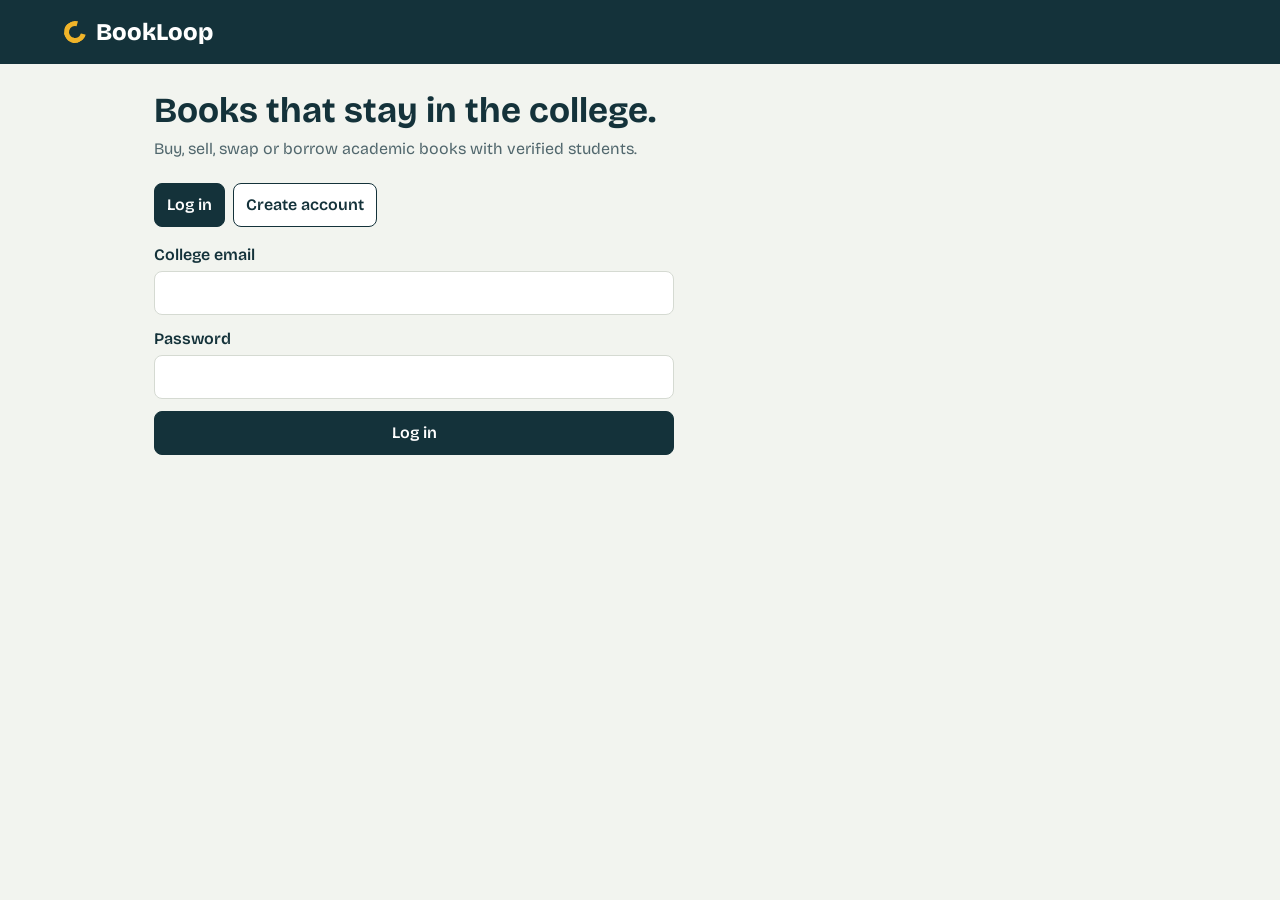
<file: index.html>
<!doctype html>
<html lang="en"><head>
<meta charset="utf-8"><meta name="viewport" content="width=device-width,initial-scale=1">
<title>BookLoop – college book sharing</title>
<link rel="preconnect" href="https://fonts.googleapis.com"><link rel="preconnect" href="https://fonts.gstatic.com" crossorigin>
<link href="https://fonts.googleapis.com/css2?family=Bricolage+Grotesque:wght@400;600;800&display=swap" rel="stylesheet">
<link rel="stylesheet" href="style.css">
</head><body>
<header><a class="brand" data-go="browse"><span class="ring"></span>BookLoop</a><nav id="nav"></nav></header>
<div id="banner"></div>
<main id="app"></main>
<div id="toast" role="status"></div>
<script src="app.js"></script>
</body></html>
</file>
<file: style.css>
:root{--paper:#f2f4ef;--ink:#14323a;--gold:#f0b429;--teal:#2a8f86;--rust:#b5452b;--line:#d5dad2;--card:#fff}
*{box-sizing:border-box}body{margin:0;background:var(--paper);color:var(--ink);font:16px/1.5 'Bricolage Grotesque',system-ui,sans-serif}
header{display:flex;flex-wrap:wrap;gap:12px;align-items:center;justify-content:space-between;padding:14px 5vw;background:var(--ink);color:#fff}
.brand{font-weight:800;font-size:1.5rem;display:flex;align-items:center;gap:10px;cursor:pointer}
.ring{width:22px;height:22px;border:5px solid var(--gold);border-radius:50%;border-right-color:transparent;transform:rotate(-30deg)}
nav{display:flex;flex-wrap:wrap;gap:4px}nav button{background:none;border:0;color:#cfe0e2;font:inherit;padding:6px 12px;border-radius:6px;cursor:pointer}
nav button:hover,nav button.on{background:#ffffff1c;color:#fff}
#banner:not(:empty){background:var(--gold);padding:10px 5vw;font-weight:600}
main{max-width:1100px;margin:0 auto;padding:28px 5vw 60px}
h1{font-size:2.2rem;line-height:1.1;margin:0 0 6px}h2{margin:32px 0 10px;font-size:1.25rem}
.sub{color:#51676d;margin:0 0 22px}
input,select,button.btn{font:inherit;padding:9px 12px;border:1px solid var(--line);border-radius:8px;background:#fff;color:var(--ink)}
input:focus,select:focus,button:focus-visible{outline:3px solid var(--gold);outline-offset:1px}
button.btn{background:var(--ink);color:#fff;border-color:var(--ink);cursor:pointer;font-weight:600}
button.btn.alt{background:#fff;color:var(--ink)}button.btn.bad{background:var(--rust);border-color:var(--rust)}button.btn.sm{padding:4px 10px;font-size:.9rem}
.filters{display:flex;flex-wrap:wrap;gap:8px;margin-bottom:22px}.filters input[name=q]{flex:1 1 220px}
.grid{display:grid;grid-template-columns:repeat(auto-fill,minmax(250px,1fr));gap:18px}
.book{background:var(--card);border:1px solid var(--line);border-left:10px solid var(--ink);border-radius:4px 10px 10px 4px;overflow:hidden;display:flex;flex-direction:column}
.book.EXCHANGE{border-left-color:var(--teal)}.book.BORROW{border-left-color:var(--gold)}
.cover{height:150px;background:#e4e8e0 center/cover;display:grid;place-items:center;font-weight:800;color:#8a9a9a;padding:10px;text-align:center}
.book .in{padding:12px 14px;display:flex;flex-direction:column;gap:3px;flex:1}.book h3{margin:0;font-size:1.05rem}
.meta{color:#51676d;font-size:.9rem}.tag{font-weight:800}.row{display:flex;gap:6px;margin-top:auto;padding-top:10px}
form.stack{display:grid;gap:12px;max-width:520px}form.stack label{display:grid;gap:4px;font-weight:600}
.tabs{display:flex;gap:8px;margin-bottom:16px}
.list{display:grid;gap:8px}.item{display:flex;flex-wrap:wrap;gap:10px;align-items:center;justify-content:space-between;background:#fff;border:1px solid var(--line);border-radius:8px;padding:10px 14px}
.item.unread{border-color:var(--gold);box-shadow:inset 4px 0 var(--gold)}.late{color:var(--rust);font-weight:800}
.stats{display:grid;grid-template-columns:repeat(auto-fit,minmax(150px,1fr));gap:12px}.stats div{background:#fff;border:1px solid var(--line);border-radius:8px;padding:14px}.stats b{display:block;font-size:2rem}
.idcard{max-width:240px;max-height:150px;border-radius:6px;border:1px solid var(--line)}
.empty{color:#51676d}
#toast{position:fixed;bottom:20px;left:50%;transform:translateX(-50%);background:var(--ink);color:#fff;padding:10px 18px;border-radius:8px;opacity:0;pointer-events:none;transition:opacity .2s}
#toast.show{opacity:1}
@media(prefers-reduced-motion:reduce){*{transition:none!important}}
textarea{font:inherit;padding:9px 12px;border:1px solid var(--line);border-radius:8px;width:100%}
.prof{display:flex;gap:16px;align-items:center;margin-bottom:18px}.avatar{width:64px;height:64px;border-radius:50%;background:var(--gold);display:grid;place-items:center;font-size:1.8rem;font-weight:800;flex:none}
main a{color:var(--teal);font-weight:600}.star{color:#d99a0b}
</file>
